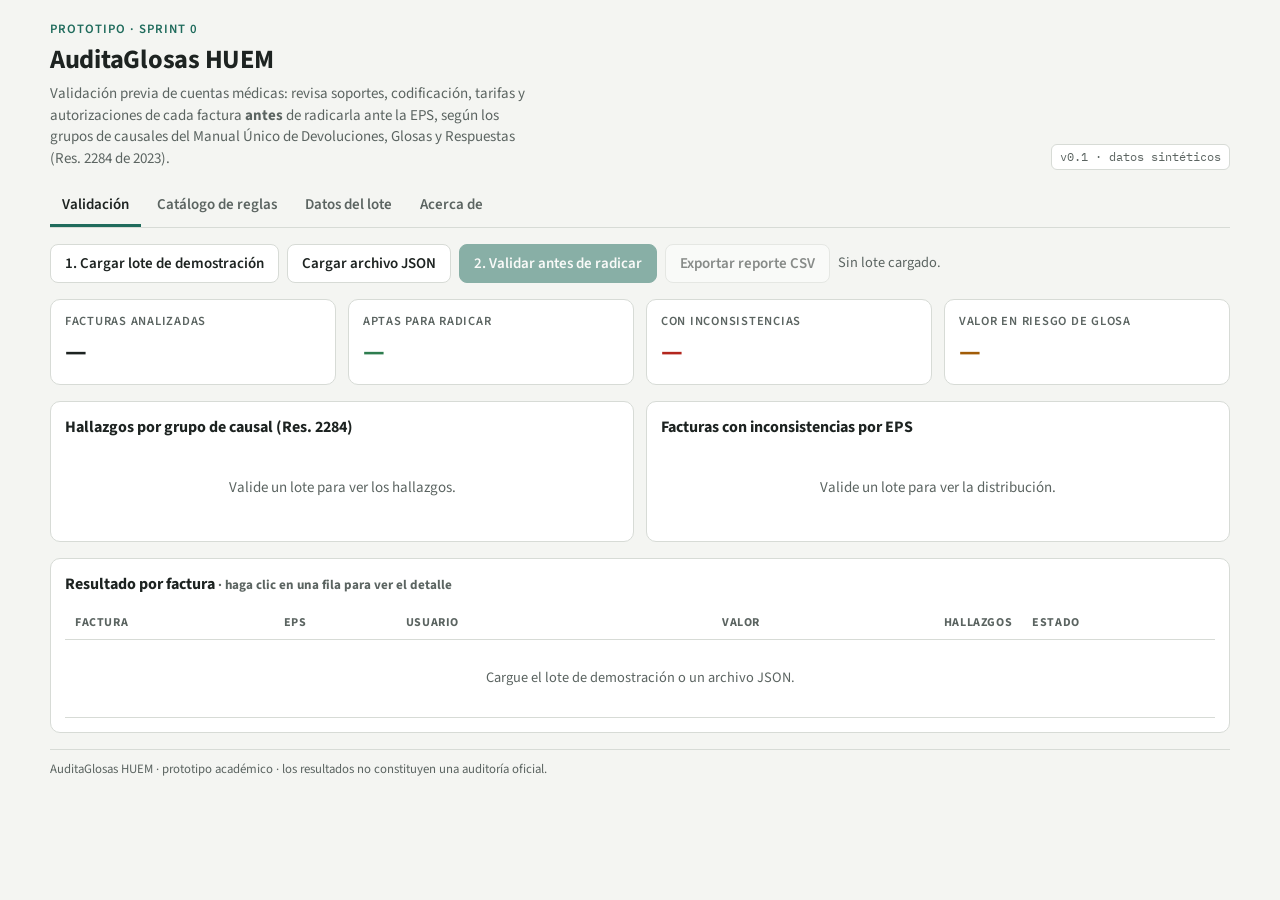
<file: index.html>
<!doctype html>
<html lang="es">
<head>
<meta charset="utf-8">
<meta name="viewport" content="width=device-width, initial-scale=1">
<title>AuditaGlosas HUEM</title>
<meta name="description" content="Prototipo de validación previa de cuentas médicas antes de radicar ante las EPS">
<link rel="preconnect" href="https://fonts.googleapis.com">
<link rel="stylesheet" href="https://fonts.googleapis.com/css2?family=Source+Sans+3:wght@400;600;700&family=IBM+Plex+Mono:wght@400;500&display=swap">
<style>
/* Layout: barra de acciones arriba, indicadores, gráfico por causal y tabla de facturas expandible; pestañas para reglas y datos */
:root{
  --bg:#f4f5f2; --surface:#ffffff; --ink:#1d2321; --muted:#5b6461; --line:#d7dbd6;
  --accent:#1f6b5c; --accent-ink:#ffffff; --accent-soft:#e2efeb;
  --ok:#2e7d4f; --ok-soft:#e3f2e8; --warn:#a15c07; --warn-soft:#fbefdc; --bad:#b3261e; --bad-soft:#fbe5e3;
  --sans:"Source Sans 3","Segoe UI",system-ui,-apple-system,sans-serif;
  --mono:"IBM Plex Mono",ui-monospace,"Cascadia Mono",Consolas,monospace;
  color-scheme:light;
}
@media (prefers-color-scheme: dark){:root:not([data-theme="light"]){
  --bg:#141917; --surface:#1c2220; --ink:#e6ebe8; --muted:#9aa5a1; --line:#2f3835;
  --accent:#5fbfa8; --accent-ink:#0f1513; --accent-soft:#1f3530;
  --ok:#6fcf97; --ok-soft:#1b3326; --warn:#f2b45b; --warn-soft:#3a2c17; --bad:#f28b82; --bad-soft:#3b1f1d; color-scheme:dark}}
:root[data-theme="dark"]{
  --bg:#141917; --surface:#1c2220; --ink:#e6ebe8; --muted:#9aa5a1; --line:#2f3835;
  --accent:#5fbfa8; --accent-ink:#0f1513; --accent-soft:#1f3530;
  --ok:#6fcf97; --ok-soft:#1b3326; --warn:#f2b45b; --warn-soft:#3a2c17; --bad:#f28b82; --bad-soft:#3b1f1d; color-scheme:dark}
*{box-sizing:border-box}
body{margin:0;background:var(--bg);color:var(--ink);font-family:var(--sans);font-size:15px;line-height:1.45;padding-inline:16px;padding-block:20px 40px}
.wrap{max-width:1180px;margin:0 auto;display:flex;flex-direction:column;gap:16px}
header{display:flex;flex-wrap:wrap;justify-content:space-between;align-items:flex-end;gap:12px}
h1{font-size:1.65rem;margin:0;letter-spacing:-.01em}
h1 small{display:block;font-size:.8rem;font-weight:600;color:var(--accent);letter-spacing:.08em;text-transform:uppercase;margin-bottom:2px}
.sub{color:var(--muted);margin:4px 0 0;max-width:70ch}
.badge{font-family:var(--mono);font-size:.75rem;border:1px solid var(--line);border-radius:6px;padding:3px 8px;color:var(--muted);background:var(--surface)}
.tabs{display:flex;gap:4px;border-bottom:1px solid var(--line);flex-wrap:wrap}
.tab{font:inherit;font-weight:600;background:none;border:0;border-bottom:3px solid transparent;padding:8px 12px;color:var(--muted);cursor:pointer}
.tab[aria-selected="true"]{color:var(--ink);border-color:var(--accent)}
.bar{display:flex;flex-wrap:wrap;gap:8px;align-items:center}
.btn{font:inherit;font-weight:600;border:1px solid var(--line);background:var(--surface);color:var(--ink);border-radius:8px;padding:8px 14px;cursor:pointer}
.btn.primary{background:var(--accent);border-color:var(--accent);color:var(--accent-ink)}
.btn:disabled{opacity:.5;cursor:not-allowed}
.btn:focus-visible,.tab:focus-visible,summary:focus-visible,input:focus-visible{outline:3px solid var(--accent);outline-offset:2px}
.file{position:relative;overflow:hidden}
.file input{position:absolute;inset:0;opacity:0;cursor:pointer}
.status{color:var(--muted);font-size:.9rem}
.kpis{display:grid;grid-template-columns:repeat(auto-fit,minmax(170px,1fr));gap:12px}
.kpi{background:var(--surface);border:1px solid var(--line);border-radius:10px;padding:12px 14px}
.kpi .l{font-size:.78rem;text-transform:uppercase;letter-spacing:.06em;color:var(--muted);font-weight:600}
.kpi .v{font-size:1.7rem;font-weight:700;font-variant-numeric:tabular-nums;margin-top:2px}
.kpi.ok .v{color:var(--ok)} .kpi.bad .v{color:var(--bad)} .kpi.warn .v{color:var(--warn)}
.grid2{display:grid;grid-template-columns:minmax(0,1fr) minmax(0,1fr);gap:12px}
@media (max-width:760px){.grid2{grid-template-columns:minmax(0,1fr)}}
.panel{background:var(--surface);border:1px solid var(--line);border-radius:10px;padding:14px;min-width:0}
.panel h2{font-size:1rem;margin:0 0 10px}
.hb{display:grid;grid-template-columns:150px minmax(0,1fr) 92px;gap:8px;align-items:center;margin:6px 0;font-size:.9rem}
.hb .track{background:var(--bg);border-radius:4px;height:16px;overflow:hidden}
.hb .fill{height:100%;background:var(--accent);border-radius:4px;transition:width .4s}
.hb .n{font-variant-numeric:tabular-nums;text-align:right;color:var(--muted)}
.tablewrap{overflow-x:auto}
table{width:100%;border-collapse:collapse;font-size:.9rem}
th,td{text-align:left;padding:8px 10px;border-bottom:1px solid var(--line);vertical-align:top}
th{font-size:.75rem;text-transform:uppercase;letter-spacing:.05em;color:var(--muted);font-weight:700;background:var(--surface);position:sticky;top:0}
td.num,th.num{text-align:right;font-variant-numeric:tabular-nums}
code,.mono{font-family:var(--mono);font-size:.85em}
.pill{display:inline-block;border-radius:999px;padding:2px 10px;font-size:.78rem;font-weight:700;white-space:nowrap}
.pill.ok{background:var(--ok-soft);color:var(--ok)} .pill.bad{background:var(--bad-soft);color:var(--bad)} .pill.wait{background:var(--bg);color:var(--muted)}
.g{display:inline-block;font-family:var(--mono);font-size:.72rem;font-weight:600;border-radius:4px;padding:1px 6px;margin-right:6px;border:1px solid var(--line)}
tr.inv{cursor:pointer} tr.inv:hover td{background:var(--accent-soft)}
tr.det td{background:var(--bg);padding:0}
.finds{list-style:none;margin:0;padding:10px 14px;display:flex;flex-direction:column;gap:8px}
.finds li{border-left:4px solid var(--bad);background:var(--surface);padding:8px 10px;border-radius:0 6px 6px 0}
.finds li.ok{border-color:var(--ok)}
.finds .t{font-weight:600}
.finds .d{color:var(--muted);font-size:.88rem}
.rules td:last-child{width:90px}
.switch{display:inline-flex;align-items:center;gap:6px;cursor:pointer;font-size:.85rem}
.note{font-size:.82rem;color:var(--muted)}
pre{background:var(--bg);border:1px solid var(--line);border-radius:8px;padding:12px;overflow:auto;max-height:460px;font-family:var(--mono);font-size:.78rem}
.empty{color:var(--muted);text-align:center;padding:28px 12px}
footer{font-size:.8rem;color:var(--muted);border-top:1px solid var(--line);padding-top:10px}
@media (prefers-reduced-motion:reduce){.hb .fill{transition:none}}
</style>
</head>
<body>


<div class="wrap">
  <header>
    <div>
      <h1><small>Prototipo · Sprint 0</small>AuditaGlosas HUEM</h1>
      <p class="sub">Validación previa de cuentas médicas: revisa soportes, codificación, tarifas y autorizaciones de cada factura <b>antes</b> de radicarla ante la EPS, según los grupos de causales del Manual Único de Devoluciones, Glosas y Respuestas (Res. 2284 de 2023).</p>
    </div>
    <span class="badge" id="ver">v0.1 · datos sintéticos</span>
  </header>

  <div class="tabs" role="tablist">
    <button class="tab" role="tab" id="t-val" aria-selected="true" data-p="p-val">Validación</button>
    <button class="tab" role="tab" id="t-rules" aria-selected="false" data-p="p-rules">Catálogo de reglas</button>
    <button class="tab" role="tab" id="t-data" aria-selected="false" data-p="p-data">Datos del lote</button>
    <button class="tab" role="tab" id="t-about" aria-selected="false" data-p="p-about">Acerca de</button>
  </div>

  <!-- ============ VALIDACIÓN ============ -->
  <section id="p-val" role="tabpanel" style="display:flex;flex-direction:column;gap:16px">
    <div class="bar">
      <button class="btn" id="b-demo">1. Cargar lote de demostración</button>
      <label class="btn file" for="f-json">Cargar archivo JSON<input type="file" id="f-json" accept=".json,application/json"></label>
      <button class="btn primary" id="b-run" disabled>2. Validar antes de radicar</button>
      <button class="btn" id="b-csv" disabled>Exportar reporte CSV</button>
      <span class="status" id="st">Sin lote cargado.</span>
    </div>

    <div class="kpis">
      <div class="kpi"><div class="l">Facturas analizadas</div><div class="v" id="k-n">—</div></div>
      <div class="kpi ok"><div class="l">Aptas para radicar</div><div class="v" id="k-ok">—</div></div>
      <div class="kpi bad"><div class="l">Con inconsistencias</div><div class="v" id="k-bad">—</div></div>
      <div class="kpi warn"><div class="l">Valor en riesgo de glosa</div><div class="v" id="k-val">—</div></div>
    </div>

    <div class="grid2">
      <div class="panel"><h2>Hallazgos por grupo de causal (Res. 2284)</h2><div id="ch-g"><div class="empty">Valide un lote para ver los hallazgos.</div></div></div>
      <div class="panel"><h2>Facturas con inconsistencias por EPS</h2><div id="ch-e"><div class="empty">Valide un lote para ver la distribución.</div></div></div>
    </div>

    <div class="panel">
      <h2>Resultado por factura <span class="note">· haga clic en una fila para ver el detalle</span></h2>
      <div class="tablewrap"><table id="tb">
        <thead><tr><th>Factura</th><th>EPS</th><th>Usuario</th><th class="num">Valor</th><th class="num">Hallazgos</th><th>Estado</th></tr></thead>
        <tbody><tr><td colspan="6" class="empty">Cargue el lote de demostración o un archivo JSON.</td></tr></tbody>
      </table></div>
    </div>
  </section>

  <!-- ============ REGLAS ============ -->
  <section id="p-rules" role="tabpanel" hidden>
    <div class="panel">
      <h2>Catálogo de reglas de validación</h2>
      <p class="note">Cada regla está trazada a un grupo de causales del Manual Único (Res. 2284 de 2023). Las reglas son configurables: desactive una y vuelva a validar para ver el efecto. Los códigos de regla son internos del prototipo.</p>
      <div class="tablewrap"><table class="rules" id="tr"><thead><tr><th>Regla</th><th>Grupo de causal</th><th>Qué verifica</th><th>Activa</th></tr></thead><tbody></tbody></table></div>
    </div>
  </section>

  <!-- ============ DATOS ============ -->
  <section id="p-data" role="tabpanel" hidden>
    <div class="grid2">
      <div class="panel"><h2>Contratos y tarifas por EPS</h2><div class="tablewrap" id="tarifas"></div>
        <p class="note">EPS, tarifas y códigos ilustrativos. No corresponden a contratos reales del HUEM.</p></div>
      <div class="panel"><h2>Lote cargado (estructura tipo RIPS en JSON, Res. 2275 de 2023)</h2><pre id="raw">Sin lote cargado.</pre></div>
    </div>
  </section>

  <!-- ============ ACERCA ============ -->
  <section id="p-about" role="tabpanel" hidden>
    <div class="panel">
      <h2>Sobre este prototipo</h2>
      <p>Prueba de concepto del proyecto <i>«Sistema de auditoría y control de glosas para el Hospital Universitario Erasmo Meoz en Cúcuta, 2026»</i> (Proyecto Integrador AR, Universidad de Pamplona). Demuestra la parte técnicamente más incierta del sistema: leer la factura y su RIPS en JSON y aplicar un catálogo de reglas configurable antes de la radicación.</p>
      <ul>
        <li><b>Incremento 1 – Soportes:</b> reglas SO-01 y AU-01.</li>
        <li><b>Incremento 2 – Codificación:</b> reglas FA-01 a FA-04 (concordancia factura–RIPS y formato de códigos).</li>
        <li><b>Incremento 3 – Tarifas:</b> reglas TA-01 y TA-02 (tarifas pactadas por EPS).</li>
      </ul>
      <p class="note">Todos los datos son sintéticos: no contiene información de pacientes reales (Ley 1581 de 2012). Equipo: Yarly Guerrero, Einer Alvear y Brayan Amado. Docente: Harvey Gamboa.</p>
    </div>
  </section>

  <footer>AuditaGlosas HUEM · prototipo académico · los resultados no constituyen una auditoría oficial.</footer>
</div>

<script>
/* ------------------------------------------------------------------
   Datos de demostración (sintéticos)
------------------------------------------------------------------ */
const CONTRATOS = {
  "EPS-ALFA":  { nombre: "EPS Alfa", tarifas: { "890201": 38000, "890301": 32000, "903841": 9500, "902210": 18000, "871121": 62000, "MED-0001": 450, "MED-0002": 1200 }, autorizacion: ["871121"] },
  "EPS-BETA":  { nombre: "EPS Beta", tarifas: { "890201": 41000, "890301": 34000, "903841": 10200, "902210": 19500, "871121": 65000, "MED-0001": 480 }, autorizacion: ["871121", "902210"] },
  "EPS-GAMMA": { nombre: "EPS Gamma", tarifas: { "890201": 36000, "903841": 9000, "902210": 17000, "871121": 60000, "MED-0001": 430, "MED-0002": 1100 }, autorizacion: [] }
};
const DESC = { "890201": "Consulta de primera vez por medicina general", "890301": "Consulta de control por medicina general", "903841": "Glucosa en suero", "902210": "Hemograma", "871121": "Radiografía de tórax", "MED-0001": "Acetaminofén 500 mg tableta", "MED-0002": "Amoxicilina 500 mg cápsula" };
const TIPO = { "890201": "consulta", "890301": "consulta", "903841": "laboratorio", "902210": "laboratorio", "871121": "imagen", "MED-0001": "medicamento", "MED-0002": "medicamento" };
const SOPORTE_REQ = { consulta: [], laboratorio: ["Resultado de laboratorio"], imagen: ["Lectura o informe del examen"], medicamento: ["Fórmula médica"] };

function cons(cod, vr, aut) { return { codConsulta: cod, vrServicio: vr, numAutorizacion: aut || null }; }
function proc(cod, vr, aut) { return { codProcedimiento: cod, vrServicio: vr, numAutorizacion: aut || null }; }
function med(cod, cant, vu) { return { codTecnologiaSalud: cod, nomTecnologiaSalud: DESC[cod] || "", cantidadMedicamento: cant, vrUnitMedicamento: vu, vrServicio: cant * vu }; }
function fac(num, eps, doc, servicios, soportes, opts = {}) {
  const items = [];
  (servicios.consultas || []).forEach(s => items.push({ codigo: s.codConsulta, cantidad: 1, valorUnitario: s.vrServicio }));
  (servicios.procedimientos || []).forEach(s => items.push({ codigo: s.codProcedimiento, cantidad: 1, valorUnitario: s.vrServicio }));
  (servicios.medicamentos || []).forEach(s => items.push({ codigo: s.codTecnologiaSalud, cantidad: s.cantidadMedicamento, valorUnitario: s.vrUnitMedicamento }));
  const total = items.reduce((a, b) => a + b.cantidad * b.valorUnitario, 0);
  const f = {
    numFactura: num, eps, fechaExpedicion: "2026-06-1" + (num.slice(-1) % 9),
    valorTotal: opts.valorTotal ?? total, items: opts.items ?? items, soportes,
    rips: { numDocumentoIdObligado: "800000000", numFactura: opts.ripsNum ?? num, tipoNota: null, numNota: null,
      usuarios: [{ tipoDocumentoIdentificacion: "CC", numDocumentoIdentificacion: doc, tipoUsuario: "01", servicios }] }
  };
  return f;
}
function lote() {
  return [
    fac("FV-1001", "EPS-ALFA", "9000000101", { consultas: [cons("890201", 38000)] }, []),
    fac("FV-1002", "EPS-ALFA", "9000000102", { consultas: [cons("890201", 38000)], procedimientos: [proc("903841", 9500)] }, ["Resultado de laboratorio"]),
    fac("FV-1003", "EPS-BETA", "9000000103", { consultas: [cons("890201", 41000)], procedimientos: [proc("871121", 65000)] }, []),                                   // falta lectura + falta autorización
    fac("FV-1004", "EPS-BETA", "9000000104", { consultas: [cons("890301", 34000)], medicamentos: [med("MED-0001", 20, 480)] }, ["Fórmula médica"]),
    fac("FV-1005", "EPS-GAMMA", "9000000105", { consultas: [cons("890201", 41000)] }, []),                                                                          // tarifa distinta (pactada 36.000)
    fac("FV-1006", "EPS-GAMMA", "9000000106", { consultas: [cons("890301", 32000)] }, []),                                                                          // sin tarifa pactada
    fac("FV-1007", "EPS-ALFA", "9000000107", { consultas: [cons("890201", 38000)], procedimientos: [proc("902210", 18000)] }, ["Resultado de laboratorio"],
        { items: [{ codigo: "890201", cantidad: 1, valorUnitario: 38000 }, { codigo: "902212", cantidad: 1, valorUnitario: 18000 }], valorTotal: 56000 }),              // código facturado no está en RIPS
    fac("FV-1008", "EPS-BETA", "9000000108", { consultas: [cons("890201", 41000)], procedimientos: [proc("902210", 19500, "AUT-55821")] }, ["Resultado de laboratorio"]),
    fac("FV-1009", "EPS-ALFA", "9000000109", { consultas: [cons("890201", 38000)], medicamentos: [med("MED-0002", 21, 1200)] }, ["Fórmula médica"], { valorTotal: 65200 }), // total ≠ suma RIPS
    fac("FV-1010", "EPS-GAMMA", "9000000110", { consultas: [cons("890201", 36000)], procedimientos: [proc("871121", 60000)] }, ["Lectura o informe del examen"]),
    fac("FV-1011", "EPS-BETA", "9000000111", { consultas: [cons("89020", 41000)] }, []),                                                                             // formato de código inválido
    fac("FV-1012", "EPS-ALFA", "9000000112", { consultas: [cons("890201", 38000)] }, [], { ripsNum: "FV-1021" })                                                     // RIPS de otra factura
  ];
}

/* ------------------------------------------------------------------
   Catálogo de reglas
------------------------------------------------------------------ */
const GRUPOS = { FA: "Facturación y codificación", TA: "Tarifas", SO: "Soportes", AU: "Autorizaciones" };
const RULES = [
  { id: "FA-01", g: "FA", txt: "El RIPS corresponde a la factura (mismo número de factura).", on: true },
  { id: "FA-02", g: "FA", txt: "El valor total de la factura coincide con la suma de los servicios del RIPS.", on: true },
  { id: "FA-03", g: "FA", txt: "Cada código facturado tiene su registro en el RIPS y viceversa.", on: true },
  { id: "FA-04", g: "FA", txt: "Los códigos de procedimientos y consultas tienen formato válido (6 caracteres).", on: true },
  { id: "TA-01", g: "TA", txt: "El valor unitario coincide con la tarifa pactada en el contrato de la EPS.", on: true },
  { id: "TA-02", g: "TA", txt: "El servicio tiene tarifa pactada en el contrato de la EPS.", on: true },
  { id: "SO-01", g: "SO", txt: "La factura incluye los soportes obligatorios según el tipo de servicio.", on: true },
  { id: "AU-01", g: "AU", txt: "Los servicios que la EPS exige autorizar tienen número de autorización.", on: true }
];
const ruleOn = id => RULES.find(r => r.id === id).on;

function ripsServicios(f) {
  const out = [];
  (f.rips?.usuarios || []).forEach(u => {
    const s = u.servicios || {};
    (s.consultas || []).forEach(x => out.push({ codigo: x.codConsulta, valor: x.vrServicio, cant: 1, vu: x.vrServicio, aut: x.numAutorizacion, kind: "cups" }));
    (s.procedimientos || []).forEach(x => out.push({ codigo: x.codProcedimiento, valor: x.vrServicio, cant: 1, vu: x.vrServicio, aut: x.numAutorizacion, kind: "cups" }));
    (s.medicamentos || []).forEach(x => out.push({ codigo: x.codTecnologiaSalud, valor: x.vrServicio, cant: x.cantidadMedicamento, vu: x.vrUnitMedicamento, aut: x.numAutorizacion || null, kind: "med" }));
  });
  return out;
}

function validar(f) {
  const H = []; const add = (id, titulo, detalle, valor) => { if (ruleOn(id)) H.push({ id, g: RULES.find(r => r.id === id).g, titulo, detalle, valor }); };
  const c = CONTRATOS[f.eps] || { nombre: f.eps, tarifas: {}, autorizacion: [] };
  const serv = ripsServicios(f);
  if (f.rips?.numFactura !== f.numFactura) add("FA-01", "El RIPS no corresponde a la factura", `La factura es ${f.numFactura} y el RIPS reporta ${f.rips?.numFactura || "(vacío)"}. Causaría la devolución de la cuenta.`, f.valorTotal);
  const suma = serv.reduce((a, b) => a + b.valor, 0);
  if (Math.abs(suma - f.valorTotal) > 0.5) add("FA-02", "Valor total distinto a la suma del RIPS", `Factura: ${cop(f.valorTotal)} · RIPS: ${cop(suma)} · diferencia ${cop(f.valorTotal - suma)}.`, Math.abs(f.valorTotal - suma));
  const codF = f.items.map(i => i.codigo), codR = serv.map(s => s.codigo);
  f.items.forEach(i => { if (!codR.includes(i.codigo)) add("FA-03", "Código facturado sin registro en el RIPS", `El código ${i.codigo} aparece en la factura pero no en el RIPS.`, i.cantidad * i.valorUnitario); });
  serv.forEach(s => { if (!codF.includes(s.codigo)) add("FA-03", "Servicio del RIPS no facturado", `El código ${s.codigo} está en el RIPS pero no en la factura.`, s.valor); });
  serv.forEach(s => {
    if (s.kind === "cups" && !/^[0-9A-Z]{6}$/.test(String(s.codigo))) add("FA-04", "Código con formato inválido", `«${s.codigo}» no tiene 6 caracteres válidos.`, s.valor);
    const t = c.tarifas[s.codigo];
    if (t === undefined) { if (/^[0-9A-Z]{6}$/.test(String(s.codigo)) || s.kind === "med") add("TA-02", "Servicio sin tarifa pactada", `${s.codigo} (${DESC[s.codigo] || "sin descripción"}) no tiene tarifa en el contrato con ${c.nombre}.`, s.valor); }
    else if (Math.abs(t - s.vu) > 0.5) add("TA-01", "Tarifa distinta a la pactada", `${s.codigo} (${DESC[s.codigo] || ""}): facturado ${cop(s.vu)}, pactado con ${c.nombre} ${cop(t)}.`, Math.abs(s.vu - t) * s.cant);
    const req = SOPORTE_REQ[TIPO[s.codigo]] || [];
    req.forEach(sp => { if (!(f.soportes || []).includes(sp)) add("SO-01", "Soporte obligatorio faltante", `${s.codigo} (${DESC[s.codigo] || ""}) requiere «${sp}».`, s.valor); });
    if ((c.autorizacion || []).includes(s.codigo) && !s.aut) add("AU-01", "Falta número de autorización", `${c.nombre} exige autorización para ${s.codigo} (${DESC[s.codigo] || ""}).`, s.valor);
  });
  // valor en riesgo: no más que el total de la factura
  const riesgo = Math.min(f.valorTotal, H.reduce((a, b) => a + (b.valor || 0), 0));
  return { factura: f, hallazgos: H, riesgo };
}

/* ------------------------------------------------------------------
   Interfaz
------------------------------------------------------------------ */
const $ = id => document.getElementById(id);
const cop = n => "$" + Math.round(n).toLocaleString("es-CO");
let LOTE = null, RES = null;

function setLote(arr, origen) {
  LOTE = arr; RES = null;
  $("b-run").disabled = false; $("b-csv").disabled = true;
  $("st").textContent = `${arr.length} facturas cargadas (${origen}). Listo para validar.`;
  ["k-n", "k-ok", "k-bad", "k-val"].forEach(k => $(k).textContent = "—");
  $("k-n").textContent = arr.length;
  $("raw").textContent = JSON.stringify(arr, null, 2);
  const tb = $("tb").tBodies[0];
  tb.innerHTML = arr.map(f => `<tr><td class="mono">${f.numFactura}</td><td>${(CONTRATOS[f.eps] || {}).nombre || f.eps}</td><td class="mono">${f.rips?.usuarios?.[0]?.numDocumentoIdentificacion || ""}</td><td class="num">${cop(f.valorTotal)}</td><td class="num">—</td><td><span class="pill wait">Sin validar</span></td></tr>`).join("");
  $("ch-g").innerHTML = $("ch-e").innerHTML = '<div class="empty">Pulse «Validar antes de radicar».</div>';
}

function run() {
  if (!LOTE) return;
  RES = LOTE.map(validar);
  const bad = RES.filter(r => r.hallazgos.length), ok = RES.length - bad.length;
  $("k-n").textContent = RES.length; $("k-ok").textContent = ok; $("k-bad").textContent = bad.length;
  $("k-val").textContent = cop(RES.reduce((a, r) => a + r.riesgo, 0));
  $("st").textContent = `Validación terminada: ${ok} de ${RES.length} facturas aptas (${Math.round(100 * ok / RES.length)} %).`;
  $("b-csv").disabled = false;
  // por grupo
  const cg = {}; Object.keys(GRUPOS).forEach(g => cg[g] = 0);
  RES.forEach(r => r.hallazgos.forEach(h => cg[h.g]++));
  bars("ch-g", Object.entries(cg).map(([g, n]) => [`${g} · ${GRUPOS[g]}`, n]), "hallazgos");
  const ce = {}; Object.keys(CONTRATOS).forEach(e => ce[e] = [0, 0]);
  RES.forEach(r => { const e = r.factura.eps; ce[e] = ce[e] || [0, 0]; ce[e][1]++; if (r.hallazgos.length) ce[e][0]++; });
  bars("ch-e", Object.entries(ce).map(([e, [b, t]]) => [(CONTRATOS[e] || {}).nombre || e, b, t]), "facturas");
  // tabla
  const tb = $("tb").tBodies[0]; tb.innerHTML = "";
  RES.forEach((r, i) => {
    const f = r.factura, n = r.hallazgos.length;
    const tr = document.createElement("tr"); tr.className = "inv"; tr.tabIndex = 0; tr.id = "row-" + i;
    tr.innerHTML = `<td class="mono">${f.numFactura}</td><td>${(CONTRATOS[f.eps] || {}).nombre || f.eps}</td><td class="mono">${f.rips?.usuarios?.[0]?.numDocumentoIdentificacion || ""}</td><td class="num">${cop(f.valorTotal)}</td><td class="num">${n}</td><td>${n ? '<span class="pill bad">Corregir antes de radicar</span>' : '<span class="pill ok">Apta para radicar</span>'}</td>`;
    const det = document.createElement("tr"); det.className = "det"; det.hidden = true;
    det.innerHTML = `<td colspan="6"><ul class="finds">${n ? r.hallazgos.map(h => `<li><div class="t"><span class="g">${h.id}</span>${h.titulo} <span class="note">· ${GRUPOS[h.g]} · en riesgo ${cop(h.valor || 0)}</span></div><div class="d">${h.detalle}</div></li>`).join("") : '<li class="ok"><div class="t">Sin inconsistencias</div><div class="d">La factura cumple todas las reglas activas del catálogo.</div></li>'}</ul></td>`;
    const tog = () => det.hidden = !det.hidden;
    tr.addEventListener("click", tog); tr.addEventListener("keydown", e => { if (e.key === "Enter" || e.key === " ") { e.preventDefault(); tog(); } });
    tb.append(tr, det);
  });
}

function bars(id, rows, unit) {
  const max = Math.max(1, ...rows.map(r => r[2] ?? r[1]));
  $(id).innerHTML = rows.map(r => {
    const v = r[1], t = r[2];
    return `<div class="hb"><span>${r[0]}</span><div class="track"><div class="fill" style="width:${100 * v / max}%"></div></div><span class="n">${t !== undefined ? `${v} de ${t}` : `${v} ${unit}`}</span></div>`;
  }).join("");
}

function csv() {
  if (!RES) return;
  const rows = [["factura", "eps", "estado", "regla", "grupo", "hallazgo", "detalle", "valor_en_riesgo"]];
  RES.forEach(r => {
    const f = r.factura;
    if (!r.hallazgos.length) rows.push([f.numFactura, f.eps, "Apta", "", "", "", "", 0]);
    r.hallazgos.forEach(h => rows.push([f.numFactura, f.eps, "Corregir", h.id, GRUPOS[h.g], h.titulo, h.detalle, Math.round(h.valor || 0)]));
  });
  const text = rows.map(r => r.map(x => `"${String(x).replace(/"/g, '""')}"`).join(";")).join("\n");
  try {
    const a = document.createElement("a");
    a.href = URL.createObjectURL(new Blob(["﻿" + text], { type: "text/csv;charset=utf-8" }));
    a.download = "reporte_validacion.csv"; document.body.append(a); a.click(); a.remove();
  } catch (e) {}
  if (navigator.clipboard) navigator.clipboard.writeText(text).then(() => $("st").textContent = "Reporte generado (también se copió al portapapeles).").catch(() => {});
}

function renderRules() {
  $("tr").tBodies[0].innerHTML = RULES.map(r => `<tr><td><code>${r.id}</code></td><td>${GRUPOS[r.g]}</td><td>${r.txt}</td><td><label class="switch"><input type="checkbox" id="r-${r.id}" ${r.on ? "checked" : ""}> ${r.on ? "Sí" : "No"}</label></td></tr>`).join("");
  RULES.forEach(r => $("r-" + r.id).addEventListener("change", e => { r.on = e.target.checked; renderRules(); if (RES) run(); }));
}
function renderTarifas() {
  const cods = Object.keys(DESC);
  $("tarifas").innerHTML = `<table><thead><tr><th>Código</th><th>Servicio</th>${Object.values(CONTRATOS).map(c => `<th class="num">${c.nombre}</th>`).join("")}</tr></thead><tbody>${cods.map(k => `<tr><td class="mono">${k}</td><td>${DESC[k]}</td>${Object.values(CONTRATOS).map(c => `<td class="num">${c.tarifas[k] !== undefined ? cop(c.tarifas[k]) + (c.autorizacion.includes(k) ? " *" : "") : "—"}</td>`).join("")}</tr>`).join("")}</tbody></table><p class="note">* Requiere autorización de la EPS.</p>`;
}

document.querySelectorAll(".tab").forEach(t => t.addEventListener("click", () => {
  document.querySelectorAll(".tab").forEach(x => { x.setAttribute("aria-selected", x === t); $(x.dataset.p).hidden = x !== t; });
  $("p-val").style.display = t.dataset.p === "p-val" ? "flex" : "none";
}));
$("b-demo").addEventListener("click", () => setLote(lote(), "lote de demostración"));
$("b-run").addEventListener("click", run);
$("b-csv").addEventListener("click", csv);
$("f-json").addEventListener("change", e => {
  const file = e.target.files[0]; if (!file) return;
  const rd = new FileReader();
  rd.onload = () => { try { const j = JSON.parse(rd.result); setLote(Array.isArray(j) ? j : [j], file.name); } catch (err) { $("st").textContent = "El archivo no es un JSON válido: " + err.message; } };
  rd.readAsText(file);
});
renderRules(); renderTarifas();
</script>

</body>
</html>
</file>
